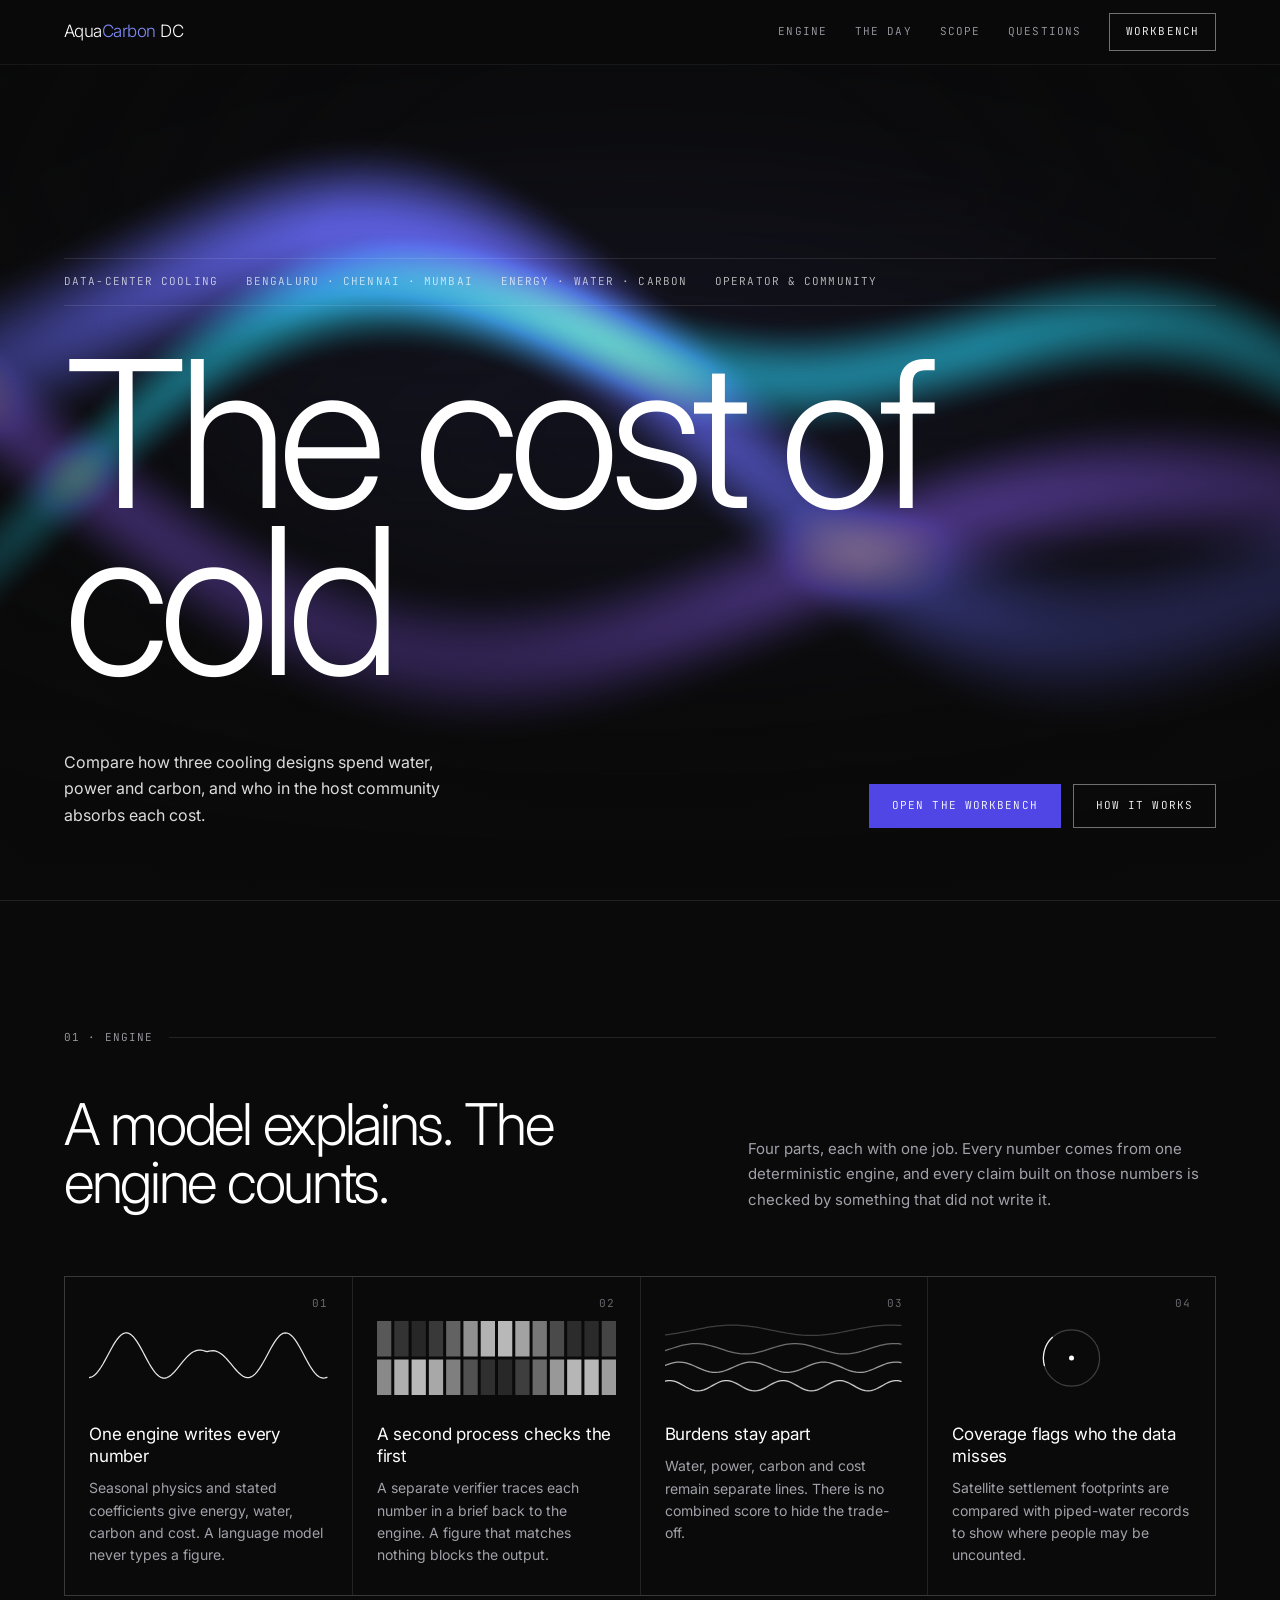
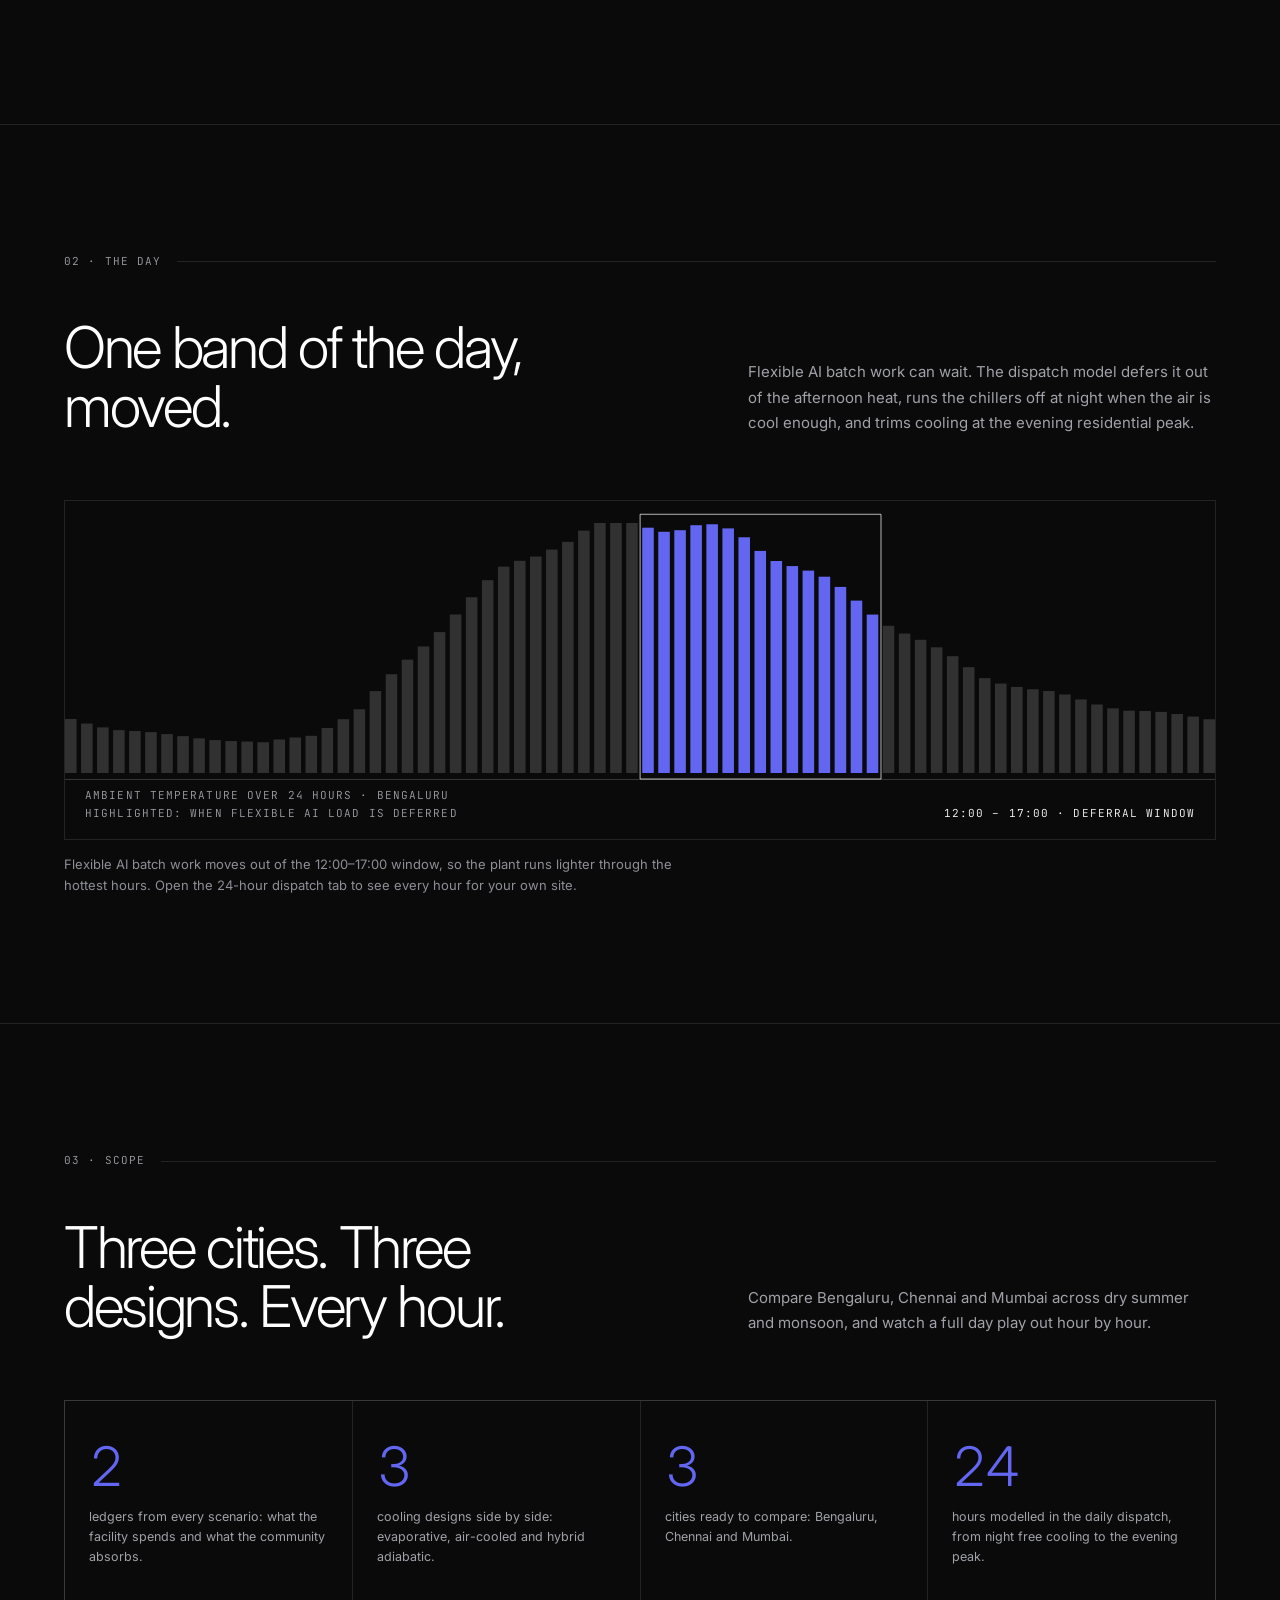
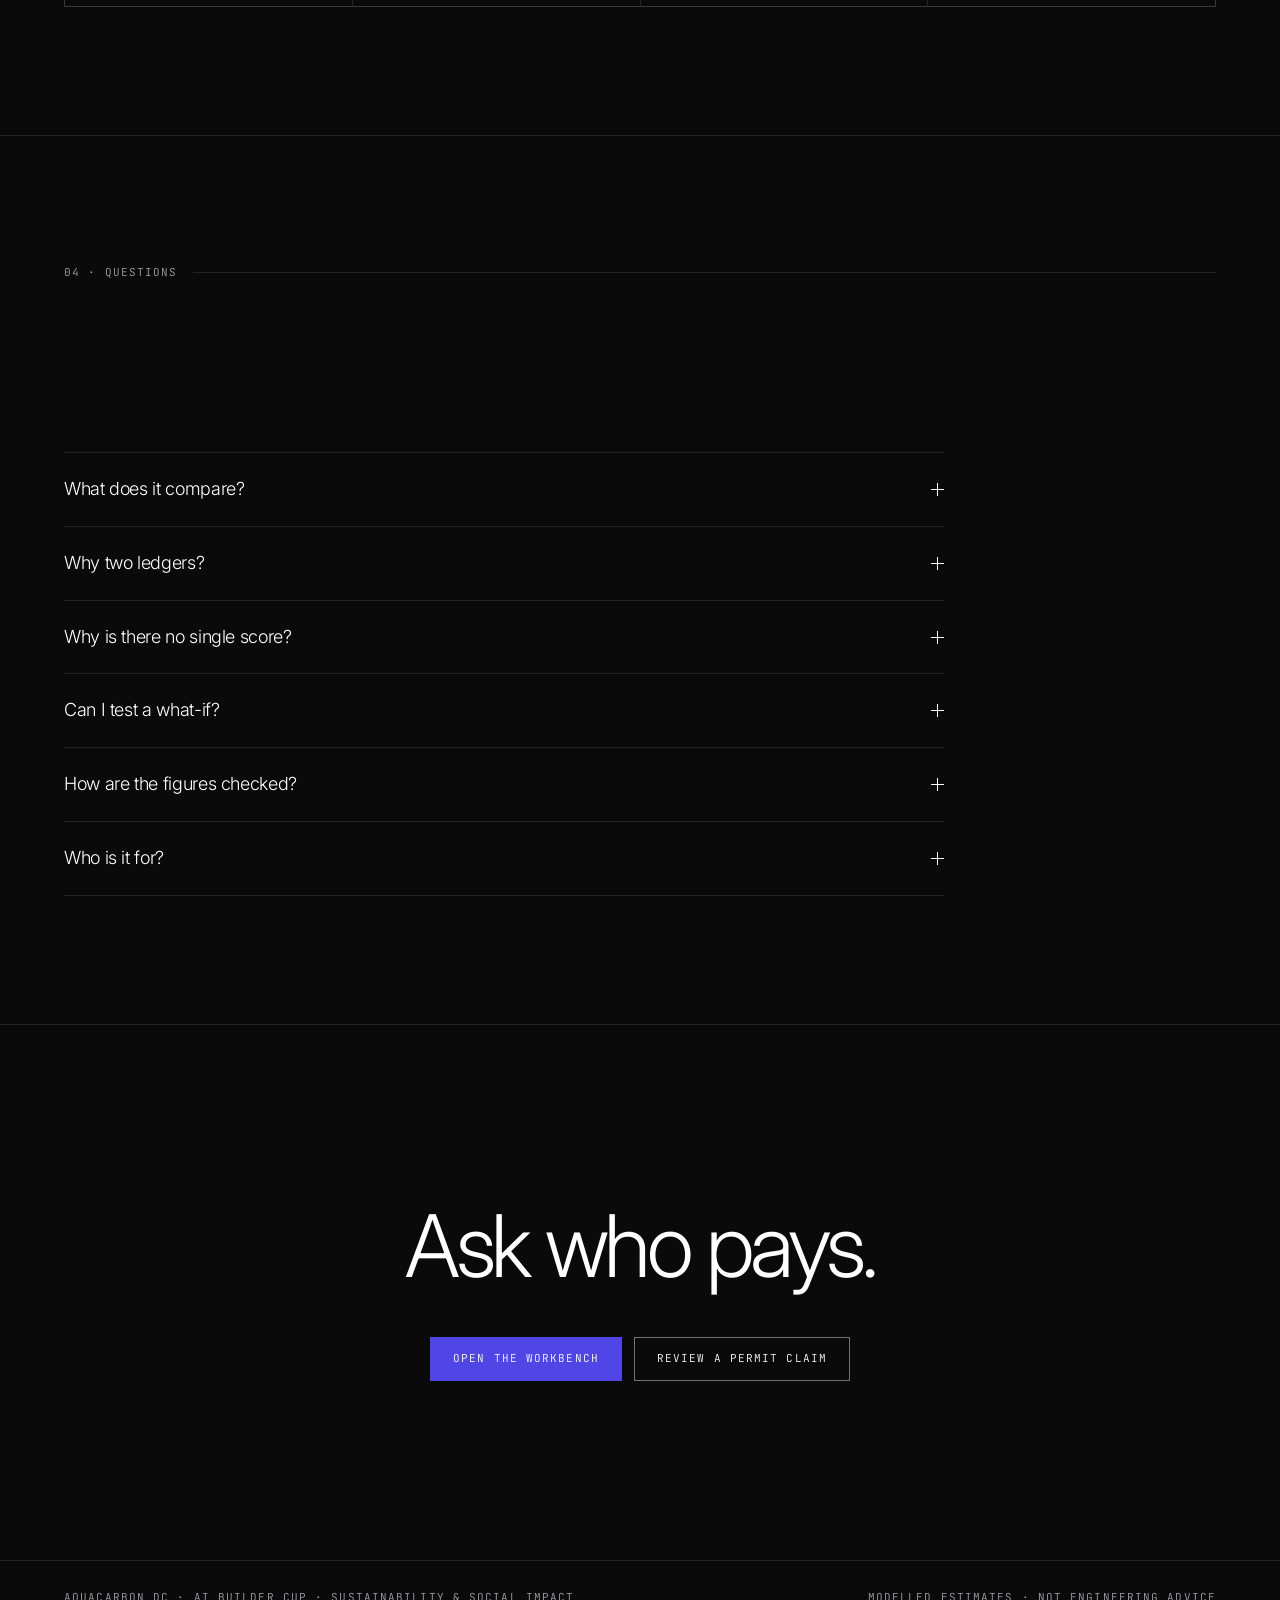
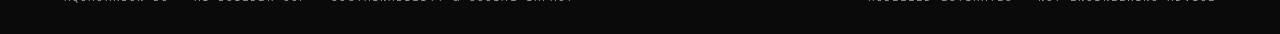
<file: static/index.html>
<!DOCTYPE html>
<html lang="en">
<head>
  <meta charset="UTF-8">
  <meta name="viewport" content="width=device-width, initial-scale=1.0">
  <title>AquaCarbon DC | The cost of cold</title>
  <meta name="description" content="Every data-center cooling choice moves a burden onto the water system, the power grid or the atmosphere. AquaCarbon DC shows both ledgers: what the facility spends and what the community absorbs.">
  <meta name="theme-color" content="#0A0A0A">
  <link rel="icon" href="data:image/svg+xml,%3Csvg xmlns=%27http://www.w3.org/2000/svg%27 viewBox=%270 0 32 32%27%3E%3Crect width=%2732%27 height=%2732%27 fill=%27%230A0A0A%27/%3E%3Crect x=%277%27 y=%2715%27 width=%2718%27 height=%272%27 fill=%27%236366F1%27/%3E%3C/svg%3E">
  <script>
    document.documentElement.classList.add('js');
    if (window.matchMedia && window.matchMedia('(prefers-reduced-motion: reduce)').matches) document.documentElement.classList.add('reduced');
  </script>
  <link rel="preconnect" href="https://fonts.googleapis.com">
  <link rel="preconnect" href="https://fonts.gstatic.com" crossorigin>
  <link href="https://fonts.googleapis.com/css2?family=Inter:wght@300;400&family=JetBrains+Mono:wght@300&display=swap" rel="stylesheet">
  <link rel="stylesheet" href="/static/style.css">
  <link rel="stylesheet" href="/static/landing.css">
</head>
<body class="landing">
  <a class="skip" href="#engine">Skip to content</a>

  <div class="intro" id="intro" aria-hidden="true">
    <p class="intro-line">every cooling choice moves a burden.</p>
  </div>

  <header class="nav">
    <div class="wrap">
      <a class="wordmark" href="/" aria-label="AquaCarbon DC, home">Aqua<b>Carbon</b> DC</a>
      <nav class="nav-links" aria-label="Page sections">
        <a href="#engine">Engine</a>
        <a href="#day">The day</a>
        <a href="#scope">Scope</a>
        <a href="#faq">Questions</a>
        <a class="btn" href="/app">Workbench</a>
      </nav>
    </div>
  </header>

  <main>
    <section class="hero" id="top">
      <canvas class="hero-canvas" id="hero-canvas" aria-hidden="true"></canvas>
      <div class="veil"></div>
      <div class="wrap hero-content">
        <div class="meta-row">
          <span>Data-center cooling</span>
          <span>Bengaluru &middot; Chennai &middot; Mumbai</span>
          <span>Energy &middot; Water &middot; Carbon</span>
          <span>Operator &amp; community</span>
        </div>
        <h1 class="headline" id="headline" aria-label="The cost of cold">The cost of cold</h1>
        <div class="hero-foot">
          <p class="hero-copy">Compare how three cooling designs spend water, power and carbon, and who in the host community absorbs each cost.</p>
          <div class="hero-actions">
            <a class="btn primary" href="/app">Open the workbench</a>
            <a class="btn" href="#engine">How it works</a>
          </div>
        </div>
      </div>
    </section>

    <!-- 01 -->
    <section class="band" id="engine">
      <div class="wrap">
        <div class="eyebrow rv">01 &middot; Engine</div>
        <div class="band-head rv">
          <h2>A model explains. The engine counts.</h2>
          <p class="lede">Four parts, each with one job. Every number comes from one deterministic engine, and every claim built on those numbers is checked by something that did not write it.</p>
        </div>
        <div class="tiles rv">
          <article class="tile">
            <canvas data-viz="wave" aria-hidden="true"></canvas>
            <span class="idx mono">01</span>
            <h3>One engine writes every number</h3>
            <p>Seasonal physics and stated coefficients give energy, water, carbon and cost. A language model never types a figure.</p>
          </article>
          <article class="tile">
            <canvas data-viz="grid" aria-hidden="true"></canvas>
            <span class="idx mono">02</span>
            <h3>A second process checks the first</h3>
            <p>A separate verifier traces each number in a brief back to the engine. A figure that matches nothing blocks the output.</p>
          </article>
          <article class="tile">
            <canvas data-viz="stems" aria-hidden="true"></canvas>
            <span class="idx mono">03</span>
            <h3>Burdens stay apart</h3>
            <p>Water, power, carbon and cost remain separate lines. There is no combined score to hide the trade-off.</p>
          </article>
          <article class="tile">
            <canvas data-viz="ring" aria-hidden="true"></canvas>
            <span class="idx mono">04</span>
            <h3>Coverage flags who the data misses</h3>
            <p>Satellite settlement footprints are compared with piped-water records to show where people may be uncounted.</p>
          </article>
        </div>
      </div>
    </section>

    <!-- 02 -->
    <section class="band" id="day">
      <div class="wrap">
        <div class="eyebrow rv">02 &middot; The day</div>
        <div class="band-head rv">
          <h2>One band of the day, moved.</h2>
          <p class="lede">Flexible AI batch work can wait. The dispatch model defers it out of the afternoon heat, runs the chillers off at night when the air is cool enough, and trims cooling at the evening residential peak.</p>
        </div>
        <div class="field rv" id="field">
          <canvas id="spectrum" role="img" aria-label="Ambient temperature across 24 hours in Bengaluru, with the 12:00 to 17:00 window where flexible load is deferred highlighted"></canvas>
          <div class="field-caption mono">Ambient temperature over 24 hours &middot; Bengaluru<br>Highlighted: when flexible AI load is deferred</div>
          <div class="field-readout mono" id="readout" aria-live="off">12:00 &ndash; 17:00 &middot; deferral window</div>
        </div>
        <p class="field-note rv">Flexible AI batch work moves out of the 12:00&ndash;17:00 window, so the plant runs lighter through the hottest hours. Open the 24-hour dispatch tab to see every hour for your own site.</p>
      </div>
    </section>

    <!-- 03 -->
    <section class="band" id="scope">
      <div class="wrap">
        <div class="eyebrow rv">03 &middot; Scope</div>
        <div class="band-head rv">
          <h2>Three cities. Three designs. Every hour.</h2>
          <p class="lede">Compare Bengaluru, Chennai and Mumbai across dry summer and monsoon, and watch a full day play out hour by hour.</p>
        </div>
        <div class="stats rv">
          <div class="stat"><span class="n" data-stat="ledgers"><i>2</i></span><p class="c">ledgers from every scenario: what the facility spends and what the community absorbs.</p></div>
          <div class="stat"><span class="n" data-stat="profiles"><i>3</i></span><p class="c">cooling designs side by side: evaporative, air-cooled and hybrid adiabatic.</p></div>
          <div class="stat"><span class="n" data-stat="cities"><i>3</i></span><p class="c">cities ready to compare: Bengaluru, Chennai and Mumbai.</p></div>
          <div class="stat"><span class="n" data-stat="hours"><i>24</i></span><p class="c">hours modelled in the daily dispatch, from night free cooling to the evening peak.</p></div>
        </div>
      </div>
    </section>

    <!-- 04 -->
    <section class="band" id="faq">
      <div class="wrap">
        <div class="eyebrow rv">04 &middot; Questions</div>
        <div class="band-head rv">
          <h2>Questions, answered.</h2>
          <p class="lede">Before you open the workbench.</p>
        </div>
        <div class="faq rv">
          <details>
            <summary>What does it compare?<span class="plus" aria-hidden="true"></span></summary>
            <p class="a">Three cooling designs for the same site and workload: evaporative towers, air-cooled chillers and hybrid adiabatic coolers. For each one you get energy, PUE, water, carbon and operating cost, and what the design asks of the local water supply and power grid.</p>
          </details>
          <details>
            <summary>Why two ledgers?<span class="plus" aria-hidden="true"></span></summary>
            <p class="a">The facility ledger is what the operator spends. The community ledger is what the shared water and power systems absorb: water headroom, groundwater stress and substation peak. The same choice moves both, and seeing them together shows who carries what.</p>
          </details>
          <details>
            <summary>Why is there no single score?<span class="plus" aria-hidden="true"></span></summary>
            <p class="a">A combined score would hide the trade-off. Water, power and carbon stay side by side, and when no design meets every limit you set, the planner says so and names the limit that binds.</p>
          </details>
          <details>
            <summary>Can I test a what-if?<span class="plus" aria-hidden="true"></span></summary>
            <p class="a">Yes. Change the site, season, workload, IT load or grid carbon and every ledger recalculates. Set facility and community limits and the planner returns the designs that meet all of them.</p>
          </details>
          <details>
            <summary>How are the figures checked?<span class="plus" aria-hidden="true"></span></summary>
            <p class="a">Every number comes from one calculation engine. A separate verifier traces each figure in a brief back to that engine and withholds anything that does not match.</p>
          </details>
          <details>
            <summary>Who is it for?<span class="plus" aria-hidden="true"></span></summary>
            <p class="a">Operators and developers choosing a cooling design, and the municipalities, utilities and community groups who want a transparent read of the same assessment. Reviewers can also check an applicant's stated figures against the modelled range.</p>
          </details>
        </div>
      </div>
    </section>

    <section class="close">
      <div class="wrap">
        <h2 class="rv">Ask who pays.</h2>
        <div class="hero-actions rv">
          <a class="btn primary" href="/app">Open the workbench</a>
          <a class="btn" href="/app#review">Review a permit claim</a>
        </div>
      </div>
    </section>
  </main>

  <footer class="foot">
    <div class="wrap mono">
      <span>AquaCarbon DC &middot; AI Builder Cup &middot; Sustainability &amp; Social Impact</span>
      <span>Modelled estimates &middot; Not engineering advice</span>
    </div>
  </footer>

  <script src="/static/landing.js" defer></script>
</body>
</html>
</file>
<file: static/style.css>
/* AquaCarbon DC: shared design system and the workbench (/app). Rationale and rules: docs/UI.md.
   Landing-only styles live in landing.css.

   Rules (see docs/UI.md): near-black ground, one indigo accent, hairlines instead of cards, radii 0, no shadows,
   Inter 300/400 and JetBrains Mono 300. Colour carries meaning only through indigo; status is shown by outline
   style and text (solid outline = ok, dashed = unverified, inverse = blocked or failed). */

:root {
  color-scheme: dark;

  --ground: #0A0A0A;
  --ground-2: #0F0F11;
  --panel: #18181B;
  --ink: #FFFFFF;
  --soft: #A1A1AA;      /* body copy on the ground, 7.6:1 */
  --muted: #71717A;     /* palette muted: 4.1:1 on the ground, so decorative index numbers only, never information */
  --quiet: #8E8E98;     /* small informational text (sources, hints): 6.1:1 */
  --accent: #6366F1;    /* marks, numerals, bars, thumbs: non-text or large */
  --accent-btn: #4F46E5; /* button fill: white label is 6.3:1 (on #6366F1 it is 4.5:1, borderline at 11px) */
  --accent-hover: #6366F1;
  --accent-press: #4338CA;
  --accent-text: #818CF8; /* indigo for small text: 6.6:1 */

  --line: rgba(255, 255, 255, .10);
  --line-soft: rgba(255, 255, 255, .06);
  --control: rgba(255, 255, 255, .42); /* borders of interactive controls, 3:1 or better */

  --font-sans: 'Inter', system-ui, -apple-system, 'Segoe UI', Roboto, sans-serif;
  --font-mono: 'JetBrains Mono', ui-monospace, 'SF Mono', Menlo, Consolas, monospace;

  --ease: cubic-bezier(.16, 1, .3, 1);
  --gutter: clamp(20px, 5vw, 64px);
  --measure: 1152px;
}

*, *::before, *::after { box-sizing: border-box; margin: 0; padding: 0; border-radius: 0; }

html { background: var(--ground); -webkit-text-size-adjust: 100%; scroll-padding-top: 88px; }
@media (prefers-reduced-motion: no-preference) { html { scroll-behavior: smooth; } }

body {
  background: var(--ground);
  color: var(--ink);
  font-family: var(--font-sans);
  font-weight: 400;
  font-size: 15px;
  line-height: 1.6;
  -webkit-font-smoothing: antialiased;
  min-height: 100vh;
}

a { color: inherit; text-decoration: none; }
button, input, select, textarea { font: inherit; color: inherit; }
button { cursor: pointer; background: none; border: 0; }
strong { font-weight: 400; color: var(--ink); }
em { font-style: normal; color: var(--ink); }
ul { list-style: none; }
.hidden { display: none !important; }

:focus-visible { outline: 1px solid var(--accent-text); outline-offset: 3px; }

.skip {
  position: absolute; left: var(--gutter); top: -60px; z-index: 200;
  background: var(--ink); color: var(--ground); padding: 10px 16px;
  font-family: var(--font-mono); font-weight: 300; font-size: 11px; letter-spacing: .1em; text-transform: uppercase;
}
.skip:focus { top: 12px; }

.wrap { width: 100%; max-width: calc(var(--measure) + 2 * var(--gutter)); margin-inline: auto; padding-inline: var(--gutter); }

/* ---------- type furniture ---------- */
.mono, .eyebrow, label, .val-tag, .metric-source, .chip, .cooling-badge, .confidence-chip, .tab-indicator, .verifier-badge,
.eval-badge, .kpi-label, .kpi-sub, .slider-value, .hint-text, .btn, .nav-tab, .btn-toggle, .query-chip, th,
.bar-labels, .legend-item, .ledger-subtitle, .footer-sub, .slot-hour, .slot-temp {
  font-family: var(--font-mono);
  font-weight: 300;
  font-size: 11px;
  letter-spacing: .1em;
  text-transform: uppercase;
}

.eyebrow { display: flex; align-items: center; gap: 16px; color: var(--soft); }
.eyebrow::after { content: ""; flex: 1; height: 1px; background: var(--line); }

h1, h2, h3, h4 { font-weight: 300; letter-spacing: -.04em; line-height: 1.05; }
h2 { font-size: clamp(1.7rem, 3.2vw, 2.6rem); max-width: 20ch; }
h3 { font-size: 1.15rem; letter-spacing: -.02em; font-weight: 400; }
h4 { font-size: 11px; font-family: var(--font-mono); font-weight: 300; letter-spacing: .1em; text-transform: uppercase; color: var(--soft); margin-bottom: 12px; }

/* ---------- buttons ---------- */
.btn, .btn-primary, .btn-secondary, .btn-evals, .btn-tamper {
  display: inline-flex; align-items: center; justify-content: center; gap: 10px;
  min-height: 44px; padding: 0 22px;
  font-family: var(--font-mono); font-weight: 300; font-size: 11px; letter-spacing: .1em; text-transform: uppercase;
  border: 1px solid var(--control); color: var(--ink); background: transparent;
  transition: background-color .25s var(--ease), border-color .25s var(--ease), color .25s var(--ease);
}
.btn:hover, .btn-secondary:hover, .btn-evals:hover, .btn-tamper:hover { border-color: var(--ink); }
.btn-primary, .btn.primary { background: var(--accent-btn); border-color: var(--accent-btn); color: #fff; }
.btn-primary:hover:not(:disabled), .btn.primary:hover:not(:disabled) { background: var(--accent-hover); border-color: var(--accent-hover); }
.btn-primary:active:not(:disabled), .btn.primary:active:not(:disabled) { background: var(--accent-press); border-color: var(--accent-press); }
.btn-primary:disabled, .btn:disabled { opacity: .5; cursor: progress; }
.btn-primary.is-done { background: var(--ink); border-color: var(--ink); color: var(--ground); }
.w-full { width: 100%; }
.btn-close { font-size: 24px; line-height: 1; padding: 0 12px; min-height: 44px; color: var(--soft); }
.btn-close:hover { color: var(--ink); }

/* ---------- form controls ---------- */
label { color: var(--soft); display: block; margin-bottom: 8px; }
input[type=text], input[type=number], select, textarea, .custom-select {
  width: 100%; min-height: 44px; padding: 10px 12px;
  background: var(--ground); color: var(--ink);
  border: 1px solid var(--control);
  font-family: var(--font-sans); font-size: 14px; font-weight: 400; letter-spacing: 0; text-transform: none;
}
textarea { resize: vertical; line-height: 1.5; }
input::placeholder, textarea::placeholder { color: var(--quiet); }
input[type=text]:hover, input[type=number]:hover, select:hover, textarea:hover { border-color: var(--ink); }

input[type=range] { -webkit-appearance: none; appearance: none; width: 100%; height: 28px; background: transparent; cursor: pointer; }
input[type=range]::-webkit-slider-runnable-track { height: 1px; background: var(--control); }
input[type=range]::-moz-range-track { height: 1px; background: var(--control); }
input[type=range]::-webkit-slider-thumb { -webkit-appearance: none; width: 12px; height: 12px; margin-top: -6px; background: var(--accent); border: 0; }
input[type=range]::-moz-range-thumb { width: 12px; height: 12px; background: var(--accent); border: 0; border-radius: 0; }

.slider-header { display: flex; justify-content: space-between; align-items: baseline; }
.slider-header label { margin-bottom: 0; }
.slider-value { color: var(--ink); }
.hint-text { display: block; margin-top: 6px; color: var(--quiet); text-transform: none; letter-spacing: .02em; font-size: 11px; }
.form-group { margin-bottom: 18px; }
.inline-flex { display: flex; align-items: center; gap: 16px; }
.inline-flex label { margin: 0; white-space: nowrap; }

/* ---------- chips and status ---------- */
.cooling-badge, .confidence-chip, .tab-indicator, .verifier-badge, .eval-badge, .confidence-tag {
  display: inline-flex; align-items: center; gap: 8px;
  padding: 3px 8px; border: 1px solid var(--control); color: var(--ink); background: transparent; white-space: nowrap;
}
/* solid outline = ok / known. dashed = unverified. inverse = blocked or failed. */
.conf-high { border-color: var(--ink); }
.conf-medium { border-color: var(--control); color: var(--soft); }
.conf-low, .conf-unavailable { border-style: dashed; color: var(--soft); }
.badge-evap { border-color: var(--ink); }
.badge-hybrid { border-color: var(--control); color: var(--soft); }
.badge-dry { border-style: dashed; }
.badge-commons { border-color: var(--accent-text); color: var(--accent-text); }
.badge-pass { border-color: var(--ink); }
.badge-fail, .tab-indicator.alert, .confidence-tag.warning { background: var(--ink); border-color: var(--ink); color: var(--ground); }
.tab-indicator.new { border-color: var(--accent-text); color: var(--accent-text); }
.verifier-badge.success::before { content: ""; width: 6px; height: 6px; background: var(--accent); flex: none; }
.verifier-badge svg, .btn svg, .btn-primary svg, .btn-secondary svg, .btn-tamper svg, .btn-evals svg { width: 14px; height: 14px; flex: none; }

/* ---------- workbench frame ---------- */
.topbar { border-bottom: 1px solid var(--line); background: var(--ground); position: sticky; top: 0; z-index: 50; }
.topbar .wrap { display: flex; align-items: center; justify-content: space-between; gap: 24px; min-height: 64px; }
.wordmark { font-size: 17px; font-weight: 300; letter-spacing: -.03em; white-space: nowrap; }
.wordmark b { font-weight: 300; color: var(--accent-text); }
.topbar-meta { display: flex; align-items: center; gap: 24px; }
.topbar-meta .mono { color: var(--soft); }

.app-nav { border-bottom: 1px solid var(--line); }
.app-nav .wrap { display: flex; overflow-x: auto; scrollbar-width: none; }
.app-nav .wrap::-webkit-scrollbar { display: none; }
.nav-tab {
  display: inline-flex; align-items: center; gap: 10px; flex: none; min-height: 48px; padding: 0 18px;
  color: var(--soft); border-bottom: 1px solid transparent; margin-bottom: -1px;
  transition: color .25s var(--ease), border-color .25s var(--ease);
}
.nav-tab:first-child { padding-left: 0; }
.nav-tab:hover { color: var(--ink); }
.nav-tab.active { color: var(--ink); border-bottom-color: var(--accent); }
.nav-tab .num { color: var(--muted); }

.control-ribbon { border-bottom: 1px solid var(--line); }
.control-ribbon .wrap { padding-block: 0; }
.control-grid { display: grid; grid-template-columns: repeat(3, 1fr); gap: 1px; background: var(--line); border-inline: 1px solid var(--line); }
.control-group { background: var(--ground); padding: 18px 20px; display: flex; flex-direction: column; justify-content: center; }
.actions-group { justify-content: flex-end; }

.app-main { padding-block: clamp(32px, 5vw, 64px); }
.tab-content { display: none; }
.tab-content.active { display: block; }

/* a band: hairline-bordered, header with the headline left and the lede right */
.section-card { border: 1px solid var(--line); margin-bottom: 32px; }
.card-header { display: flex; flex-wrap: wrap; justify-content: space-between; align-items: flex-start; gap: 24px; padding: clamp(20px, 3vw, 36px); border-bottom: 1px solid var(--line); }
.card-header > div:first-child { flex: 1 1 560px; display: grid; grid-template-columns: 1fr 1fr; gap: clamp(20px, 4vw, 56px); align-items: end; }
.section-subtitle { color: var(--soft); font-size: 14px; line-height: 1.7; max-width: 58ch; }
.section-card > :not(.card-header) { margin: clamp(20px, 3vw, 36px); }
.section-card > .burden-grid, .section-card > .coverage-layout, .section-card > .planner-layout { margin: 0; }

/* explorer */
.burden-grid { display: grid; grid-template-columns: repeat(3, 1fr); gap: 1px; background: var(--line); }
.burden-col-card { background: var(--ground); padding: clamp(20px, 2.5vw, 32px); display: flex; flex-direction: column; gap: 28px; }
.burden-col-header { display: flex; justify-content: space-between; align-items: baseline; gap: 12px; }
.burden-title { font-size: 1.25rem; font-weight: 300; letter-spacing: -.03em; }
.bars-stack { display: flex; flex-direction: column; gap: 20px; }
.bar-labels { display: flex; justify-content: space-between; color: var(--soft); margin-bottom: 8px; }
.bar-val { color: var(--ink); }
.bar-track { height: 3px; background: var(--line); }
.bar-fill { height: 100%; background: var(--soft); width: 0; transition: width .9s var(--ease); }
.bar-fill.is-peak { background: var(--accent); } /* the burden this profile pushes hardest */
.burden-summary-note { color: var(--soft); font-size: 13.5px; line-height: 1.6; border-top: 1px solid var(--line); padding-top: 16px; margin-top: auto; }

.ledgers-container { display: grid; grid-template-columns: repeat(2, 1fr); gap: 1px; background: var(--line); border: 1px solid var(--line); margin-top: 32px; }
.ledger-column { background: var(--ground); }
.ledger-header { padding: clamp(20px, 2.5vw, 32px); border-bottom: 1px solid var(--line); }
.ledger-header h3 { font-size: 1.5rem; font-weight: 300; letter-spacing: -.03em; margin-bottom: 6px; }
.ledger-subtitle { color: var(--soft); display: block; text-transform: none; letter-spacing: .02em; }
.ledger-cards-grid { display: flex; flex-direction: column; }
.ledger-metric-card { padding: 20px clamp(20px, 2.5vw, 32px); border-bottom: 1px solid var(--line-soft); display: grid; gap: 14px; }
.ledger-metric-card:last-child { border-bottom: 0; }
.metric-meta { display: flex; flex-direction: column; gap: 4px; }
.metric-name { font-size: 15px; }
.metric-source { color: var(--quiet); text-transform: none; letter-spacing: .02em; line-height: 1.5; }
.metric-values-row { display: grid; grid-template-columns: repeat(3, minmax(0, 1fr)); align-items: baseline; gap: 12px 20px; }
.metric-values-row.is-flex { display: flex; flex-wrap: wrap; gap: 12px 20px; }
.val-item { display: flex; flex-direction: column; gap: 2px; min-width: 0; }
.val-tag { color: var(--quiet); }
.val-number { font-size: clamp(1.05rem, 1.5vw, 1.3rem); font-weight: 300; letter-spacing: -.03em; font-variant-numeric: tabular-nums; overflow-wrap: anywhere; }
.val-item.is-best .val-number { text-decoration: underline; text-decoration-color: var(--accent); text-decoration-thickness: 1px; text-underline-offset: 6px; }
.legend-note { padding: 0 clamp(20px, 2.5vw, 32px) 14px; color: var(--quiet); }
.updated-pulse { animation: pulse .8s var(--ease); }
@keyframes pulse { from { background: var(--panel); } to { background: transparent; } }

/* coverage */
.coverage-layout { display: grid; grid-template-columns: repeat(2, 1fr); gap: 1px; background: var(--line); }
.coverage-stats-box { background: var(--ground); padding: clamp(20px, 2.5vw, 32px); display: flex; flex-direction: column; gap: 24px; }
.disparity-visual { display: flex; align-items: center; justify-content: space-between; gap: 16px; flex-wrap: wrap; }
.stat-circle { display: flex; flex-direction: column; gap: 4px; }
.stat-num { font-size: clamp(1.6rem, 3vw, 2.4rem); font-weight: 300; letter-spacing: -.04em; }
.satellite-color, .piped-color { color: var(--ink); }
.disparity-badge { padding: 6px 12px; background: var(--ink); color: var(--ground); font-family: var(--font-mono); font-weight: 300; font-size: 11px; letter-spacing: .1em; text-transform: uppercase; }
.coverage-flags { display: flex; flex-direction: column; }
.flag-item { display: flex; gap: 14px; padding: 14px 0; border-top: 1px solid var(--line-soft); color: var(--soft); font-size: 14px; line-height: 1.6; }
.flag-item svg { width: 16px; height: 16px; flex: none; margin-top: 4px; color: var(--ink); }
.note { padding: 14px 16px; border: 1px solid var(--line); color: var(--soft); font-size: 13px; line-height: 1.6; }
.guardrail { padding-top: 16px; border-top: 1px solid var(--line); color: var(--quiet); font-size: 12.5px; line-height: 1.6; margin-top: auto; }
.actions-list { display: flex; flex-direction: column; }
.actions-list li { padding: 14px 0 14px 28px; border-top: 1px solid var(--line-soft); position: relative; color: var(--soft); font-size: 14px; line-height: 1.6; }
.actions-list li::before { content: ""; position: absolute; left: 0; top: 24px; width: 12px; height: 1px; background: var(--control); }

/* planner */
.planner-layout { display: grid; grid-template-columns: minmax(280px, 380px) 1fr; gap: 1px; background: var(--line); }
.planner-controls-panel, .planner-results-panel { background: var(--ground); padding: clamp(20px, 2.5vw, 32px); }
.control-box { border: 1px solid var(--line); padding: 20px; margin-bottom: 20px; }
.planner-verdict-box { padding: 18px 20px; border: 1px solid var(--line); margin-bottom: 24px; line-height: 1.6; }
.planner-verdict-box strong { font-weight: 400; }
.planner-verdict-box p { margin-top: 10px; color: var(--soft); font-size: 14px; }
.verdict-refusal { background: var(--ink); border-color: var(--ink); color: var(--ground); }
.verdict-refusal strong, .verdict-refusal p { color: var(--ground); }
.planner-results-panel h4 { margin-top: 28px; }
.feasible-item-card { border: 1px solid var(--line); padding: 16px 18px; margin-bottom: 12px; }
.feasible-item-card.is-breached { border-style: dashed; }
.item-head { display: flex; justify-content: space-between; align-items: center; gap: 12px; }
.item-meta { font-family: var(--font-mono); font-weight: 300; font-size: 12px; margin-top: 8px; color: var(--soft); }
.violations { margin-top: 10px; padding-left: 18px; list-style: disc; color: var(--soft); font-size: 13px; }
.tradeoff { margin-top: 10px; padding-top: 10px; border-top: 1px solid var(--line-soft); color: var(--soft); font-size: 13px; }
.empty-state, .output-placeholder { color: var(--quiet); padding: 24px 0; }

/* investigator and review */
.investigator-layout { display: flex; flex-direction: column; gap: 20px; }
.suggested-queries { display: flex; flex-wrap: wrap; gap: 8px; }
.query-chip { padding: 9px 12px; border: 1px solid var(--line); color: var(--soft); text-transform: none; letter-spacing: .02em; font-size: 12px; cursor: pointer; transition: border-color .25s var(--ease), color .25s var(--ease); }
.query-chip:hover { border-color: var(--ink); color: var(--ink); }
.query-input-bar { display: flex; gap: 12px; }
.query-input-bar.stack { flex-direction: column; align-items: stretch; }
.row { display: flex; gap: 12px; flex-wrap: wrap; align-items: center; }
.row .custom-select { width: auto; min-width: 11rem; }
.row .narrow { width: 9rem; min-width: 0; }
.investigator-output-card { border: 1px solid var(--line); padding: clamp(18px, 2.5vw, 28px); min-height: 160px; }
.output-head { display: flex; justify-content: space-between; align-items: center; gap: 16px; flex-wrap: wrap; margin-bottom: 18px; }
.prov-line { font-family: var(--font-mono); font-weight: 300; font-size: 11px; letter-spacing: .04em; color: var(--quiet); word-break: break-word; }
.query-echo { font-size: 13px; color: var(--soft); }
.fine { font-size: 13px; color: var(--quiet); margin-top: 14px; }
.is-error { color: var(--ink); border: 1px solid var(--ink); padding: 12px 14px; }

/* briefs */
.brief-toggle-group { display: flex; border: 1px solid var(--control); }
.btn-toggle { padding: 0 16px; min-height: 40px; color: var(--soft); border-right: 1px solid var(--control); }
.btn-toggle:last-child { border-right: 0; }
.btn-toggle:hover { color: var(--ink); }
.btn-toggle.active { background: var(--ink); color: var(--ground); }
.brief-actions { display: flex; gap: 12px; flex-wrap: wrap; margin-bottom: 8px; }
.markdown-preview { border: 1px solid var(--line); padding: clamp(18px, 3vw, 36px); color: var(--soft); line-height: 1.75; margin-top: 12px; }
.markdown-preview h1, .markdown-preview h2, .markdown-preview h3 { color: var(--ink); max-width: none; margin: 1.4em 0 .5em; letter-spacing: -.03em; }
.markdown-preview h1 { font-size: 1.7rem; margin-top: 0; }
.markdown-preview h2 { font-size: 1.3rem; }
.markdown-preview h3 { font-size: 1.05rem; }
.markdown-preview li { margin-left: 1.2em; list-style: disc; }
.markdown-preview table, .audit-table, .data-table { width: 100%; border-collapse: collapse; margin: 14px 0; }
.markdown-preview td, .audit-table td, .audit-table th, .data-table td, .data-table th { padding: 10px 12px; border-bottom: 1px solid var(--line); text-align: left; vertical-align: top; font-size: 13.5px; }
.markdown-preview td { color: var(--soft); }
th { color: var(--soft); font-size: 11px; white-space: nowrap; }
.audit-pass { color: var(--ink); }
.audit-fail { background: var(--ink); color: var(--ground); }
.stat-pair { display: flex; gap: 12px; flex-wrap: wrap; margin-bottom: 20px; }
.stat-pair > div { border: 1px solid var(--line); padding: 10px 16px; display: flex; flex-direction: column; gap: 2px; }
.stat-pair .big { font-size: 1.3rem; font-weight: 300; letter-spacing: -.03em; }
.callout { border: 1px solid var(--ink); padding: 20px; margin-bottom: 20px; display: grid; gap: 12px; }
.callout.is-ok { border-color: var(--line); }
.callout .mono-block { border: 1px solid var(--line); padding: 14px; font-family: var(--font-mono); font-weight: 300; font-size: 12px; line-height: 1.8; color: var(--soft); }

/* arbiter */
.arbiter-kpi-grid { display: grid; grid-template-columns: repeat(4, 1fr); gap: 1px; background: var(--line); border: 1px solid var(--line); }
.kpi-card { background: var(--ground); padding: 20px; display: flex; flex-direction: column; gap: 6px; }
.kpi-label { color: var(--soft); }
.kpi-val { font-size: clamp(1.4rem, 2.4vw, 2rem); font-weight: 300; letter-spacing: -.04em; }
.kpi-sub { color: var(--quiet); text-transform: none; letter-spacing: .02em; }
.arbiter-controls-bar { display: flex; justify-content: space-between; align-items: center; gap: 24px; flex-wrap: wrap; margin-top: 20px; }
.arbiter-controls-bar .inline-flex { flex: 1 1 360px; }
.arbiter-controls-bar input[type=range] { max-width: 280px; }
.dispatch-timeline-container h3 { margin-bottom: 14px; }
.dispatch-phase-legend { display: flex; flex-wrap: wrap; gap: 8px 24px; margin-bottom: 14px; }
.legend-item { display: inline-flex; align-items: center; gap: 8px; color: var(--soft); }
.legend-dot { width: 10px; height: 10px; border: 1px solid var(--ink); flex: none; }
.dot-free, .slot-free { background: var(--ink); color: var(--ground); }
.dot-dry, .slot-dry { background: transparent; border-color: var(--control); }
.dot-shift, .slot-shift { background: var(--accent); border-color: var(--accent); color: #fff; }
.dot-shave, .slot-shave { background: transparent; border-style: dashed; }
.timeline-bar-strip { display: grid; grid-template-columns: repeat(24, 1fr); gap: 2px; }
.timeline-slot { min-height: 56px; padding: 6px 2px; border: 1px solid var(--ink); display: flex; flex-direction: column; align-items: center; justify-content: space-between; }
.slot-dry { border-color: var(--control); }
.slot-hour, .slot-temp { font-size: 9.5px; letter-spacing: .02em; }
.table-container { overflow-x: auto; border: 1px solid var(--line); }
.table-container .data-table { margin: 0; }
.mt-4 { margin-top: 28px; }
.dim { color: var(--quiet); }

/* loading and modal */
.loading-spinner { position: relative; color: var(--soft); font-family: var(--font-mono); font-weight: 300; font-size: 11px; letter-spacing: .1em; text-transform: uppercase; padding: 18px 0 0; }
.loading-spinner::before { content: ""; position: absolute; top: 0; left: 0; height: 1px; width: 30%; background: var(--accent); animation: scan 1.4s var(--ease) infinite; }
@keyframes scan { from { left: 0; } to { left: 70%; } }
.spinner, .spinner-sm { display: inline-block; width: 10px; height: 1px; background: currentColor; animation: blink 1s steps(2) infinite; vertical-align: middle; }
@keyframes blink { 50% { opacity: .2; } }

.modal-overlay { position: fixed; inset: 0; z-index: 100; background: rgba(0, 0, 0, .82); display: flex; align-items: center; justify-content: center; padding: 20px; }
.modal-card { background: var(--ground); border: 1px solid var(--control); width: min(720px, 100%); max-height: 86vh; display: flex; flex-direction: column; }
.modal-header { display: flex; justify-content: space-between; align-items: center; padding: 8px 8px 8px 24px; border-bottom: 1px solid var(--line); }
.modal-body { padding: 24px; overflow-y: auto; }
.eval-item { display: flex; justify-content: space-between; align-items: flex-start; gap: 16px; padding: 14px 0; border-bottom: 1px solid var(--line-soft); }
.eval-meta { font-family: var(--font-mono); font-weight: 300; font-size: 11px; letter-spacing: .02em; color: var(--quiet); margin-top: 4px; word-break: break-word; }
.eval-summary { padding: 12px 14px; border: 1px solid var(--ink); margin-bottom: 8px; }
.eval-summary.is-fail { background: var(--ink); color: var(--ground); }

.app-footer { border-top: 1px solid var(--line); padding-block: 32px; color: var(--soft); font-size: 13px; }
.footer-sub { display: block; margin-top: 8px; color: var(--quiet); text-transform: none; letter-spacing: .02em; font-size: 12px; line-height: 1.6; max-width: 90ch; }

/* ---------- responsive: explicit track counts, never auto-fit ---------- */
@media (max-width: 1000px) {
  .control-grid { grid-template-columns: repeat(2, 1fr); }
  .burden-grid { grid-template-columns: 1fr; }
  .ledgers-container, .coverage-layout { grid-template-columns: 1fr; }
  .planner-layout { grid-template-columns: 1fr; }
  .arbiter-kpi-grid { grid-template-columns: repeat(2, 1fr); }
}
@media (max-width: 820px) {
  .card-header > div:first-child { grid-template-columns: 1fr; gap: 14px; }
  .timeline-bar-strip { grid-template-columns: repeat(12, 1fr); }
}
@media (max-width: 560px) {
  .control-grid, .arbiter-kpi-grid { grid-template-columns: 1fr; }
  .query-input-bar { flex-direction: column; }
  .topbar-meta .mono, .topbar-meta .btn { display: none; }
  .topbar-meta .btn-evals { display: inline-flex; }
  .metric-values-row { grid-template-columns: repeat(2, minmax(0, 1fr)); }
}

/* ---------- motion policy ---------- */
@media (prefers-reduced-motion: reduce) {
  *, *::before, *::after { animation: none !important; transition: none !important; }
  .loading-spinner::before { width: 100%; }
}
</file>
<file: static/landing.css>
/* AquaCarbon DC landing page. Shared tokens, buttons and mono furniture come from style.css.
   Accent budget: wordmark word, primary buttons, the selected spectrum band, the leading digits of the stats.
   Everything else is white, grey and the generated light in the hero shader. */

body.landing { overflow-x: hidden; }

/* ---------- intro stage ---------- */
.intro { display: none; }
html.js .intro {
  display: flex; align-items: center; justify-content: center; text-align: center;
  position: fixed; inset: 0; z-index: 300; background: var(--ground); padding: var(--gutter);
  transition: opacity .7s var(--ease), visibility 0s linear .7s;
}
html.js .intro.is-out { opacity: 0; visibility: hidden; pointer-events: none; }
.intro-line {
  font-size: clamp(2.2rem, 7vw, 5rem); font-weight: 300; letter-spacing: -.05em; line-height: 1; max-width: 18ch;
  opacity: 0; transform: translateY(14px);
  transition: opacity .9s var(--ease), transform .9s var(--ease);
}
.intro.is-in .intro-line { opacity: 1; transform: none; }
.intro.is-lift .intro-line { opacity: 0; transform: translateY(-14px); transition-duration: .5s; }

/* ---------- nav ---------- */
.nav {
  position: fixed; inset: 0 0 auto 0; z-index: 100; border-bottom: 1px solid var(--line-soft);
  background: rgba(10, 10, 10, .62); -webkit-backdrop-filter: blur(14px); backdrop-filter: blur(14px);
}
.nav .wrap { display: flex; align-items: center; justify-content: space-between; gap: 24px; min-height: 64px; }
.nav-links { display: flex; align-items: center; gap: 28px; }
.nav-links a:not(.btn) { color: var(--soft); font-family: var(--font-mono); font-weight: 300; font-size: 11px; letter-spacing: .1em; text-transform: uppercase; transition: color .25s var(--ease); }
.nav-links a:not(.btn):hover { color: var(--ink); }
.nav .btn { min-height: 38px; padding: 0 16px; }

/* ---------- hero ---------- */
.hero { position: relative; min-height: 100svh; overflow: hidden; display: flex; align-items: flex-end; }
.hero-canvas { position: absolute; inset: 0; width: 100%; height: 100%; display: block; }
/* the one functional gradient: keeps hero type legible where a bright ribbon crosses it */
.veil {
  position: absolute; inset: 0; pointer-events: none;
  background:
    linear-gradient(to bottom, rgba(10, 10, 10, 0) 20%, rgba(10, 10, 10, .94) 100%),
    radial-gradient(ellipse at 50% 38%, rgba(10, 10, 10, 0) 38%, rgba(10, 10, 10, .72) 100%);
}
.hero-content { position: relative; width: 100%; padding-top: 140px; padding-bottom: clamp(36px, 6vw, 72px); }
.meta-row {
  display: flex; flex-wrap: wrap; gap: 8px 28px; padding: 14px 0; margin-bottom: clamp(20px, 4vw, 44px);
  border-top: 1px solid var(--line); border-bottom: 1px solid var(--line);
  font-family: var(--font-mono); font-weight: 300; font-size: 11px; letter-spacing: .1em; text-transform: uppercase; color: rgba(255, 255, 255, .74);
}
.headline {
  font-size: clamp(4.5rem, 16vw, 14rem); font-weight: 300; line-height: .82; letter-spacing: -.05em; max-width: none;
  margin-bottom: clamp(28px, 4vw, 52px); padding-bottom: .06em;
}
.headline .w { display: inline-block; white-space: nowrap; }
.headline .g { display: inline-block; }
.hero-foot { display: flex; flex-wrap: wrap; gap: 28px 56px; align-items: flex-end; justify-content: space-between; }
.hero-copy { max-width: 38ch; color: rgba(255, 255, 255, .86); font-size: 16px; line-height: 1.65; }
.hero-actions { display: flex; flex-wrap: wrap; gap: 12px; }

html.js:not(.reduced) .headline .g { opacity: 0; transform: translateY(.32em); transition: opacity .9s var(--ease), transform .9s var(--ease); }
html.js:not(.reduced) body.is-ready .headline .g { opacity: 1; transform: none; }
html.js:not(.reduced) .meta-row, html.js:not(.reduced) .hero-foot { opacity: 0; transition: opacity 1s var(--ease) .5s; }
html.js:not(.reduced) body.is-ready .meta-row, html.js:not(.reduced) body.is-ready .hero-foot { opacity: 1; }

/* ---------- bands ---------- */
.band { border-top: 1px solid var(--line); padding-block: clamp(72px, 10vw, 140px); }
.band-head { display: grid; grid-template-columns: 1fr 1fr; gap: clamp(24px, 5vw, 80px); align-items: end; margin-top: clamp(28px, 4vw, 48px); margin-bottom: clamp(36px, 5vw, 64px); }
.band-head h2 { font-size: clamp(2rem, 4.6vw, 3.6rem); max-width: 20ch; font-weight: 300; letter-spacing: -.04em; line-height: 1.02; }
.lede { font-size: 15px; line-height: 1.7; color: var(--soft); max-width: 52ch; justify-self: end; }

/* reveal */
html.js:not(.reduced) .rv { opacity: 0; transform: translateY(20px); transition: opacity .9s var(--ease), transform .9s var(--ease); }
html.js:not(.reduced) .rv.is-in { opacity: 1; transform: none; }

/* ---------- engine tiles ---------- */
.tiles { display: grid; grid-template-columns: repeat(4, 1fr); gap: 1px; background: var(--line); border: 1px solid var(--line); }
.tile { position: relative; background: var(--ground); padding: 44px 24px 28px; display: flex; flex-direction: column; align-items: stretch; gap: 0; }
.tile canvas { width: 100%; height: 74px; display: block; margin-bottom: 28px; }
.tile .idx { position: absolute; top: 18px; right: 24px; color: var(--muted); }
.tile h3 { font-size: 17px; font-weight: 400; letter-spacing: -.01em; line-height: 1.3; margin-bottom: 10px; }
.tile p { font-size: 14px; line-height: 1.6; color: var(--soft); }

/* ---------- spectrum field ---------- */
.field { position: relative; border: 1px solid var(--line); height: clamp(200px, 32vw, 340px); background: var(--ground); }
.field canvas { position: absolute; inset: 0; width: 100%; height: 100%; display: block; cursor: crosshair; touch-action: pan-y; }
.field-caption, .field-readout { position: absolute; bottom: 16px; pointer-events: none; }
.field-caption { left: 20px; color: var(--soft); max-width: 58%; line-height: 1.7; }
.field-readout { right: 20px; color: var(--ink); text-align: right; }
.field-note { margin-top: 14px; color: var(--quiet); font-size: 13px; max-width: 80ch; line-height: 1.6; }

/* ---------- stats ---------- */
.stats { display: grid; grid-template-columns: repeat(4, 1fr); gap: 1px; background: var(--line); border: 1px solid var(--line); }
.stat { background: var(--ground); padding: clamp(24px, 3vw, 40px) 24px; }
.stat .n { display: block; font-size: clamp(2.2rem, 5vw, 3.4rem); font-weight: 300; letter-spacing: -.05em; line-height: 1; margin-bottom: 14px; font-variant-numeric: tabular-nums; }
.stat .n i { font-style: normal; color: var(--accent); }
.stat .c { font-size: 12.5px; line-height: 1.6; color: var(--soft); max-width: 30ch; }

/* ---------- faq ---------- */
.faq { max-width: 880px; }
.faq details { border-top: 1px solid var(--line); }
.faq details:last-child { border-bottom: 1px solid var(--line); }
.faq summary { list-style: none; cursor: pointer; display: flex; justify-content: space-between; align-items: center; gap: 24px; padding: 22px 0; font-size: 18px; font-weight: 300; letter-spacing: -.02em; transition: color .25s var(--ease); }
.faq summary::-webkit-details-marker { display: none; }
.faq summary:hover { color: var(--accent-text); }
.plus { position: relative; width: 13px; height: 13px; flex: none; }
.plus::before, .plus::after { content: ""; position: absolute; background: currentColor; }
.plus::before { left: 0; right: 0; top: 6px; height: 1px; }
.plus::after { top: 0; bottom: 0; left: 6px; width: 1px; transition: transform .35s var(--ease); }
.faq details[open] .plus::after { transform: scaleY(0); }
.faq .a { padding: 0 0 26px; max-width: 70ch; color: var(--soft); font-size: 15px; line-height: 1.75; }

/* ---------- close + footer ---------- */
.close { border-top: 1px solid var(--line); padding-block: clamp(96px, 14vw, 200px); text-align: center; }
.close h2 { font-size: clamp(2.4rem, 7vw, 5.4rem); max-width: 16ch; margin: 0 auto clamp(28px, 4vw, 48px); font-weight: 300; letter-spacing: -.05em; line-height: .98; }
.close .hero-actions { justify-content: center; }
.foot { border-top: 1px solid var(--line); padding-block: 28px; }
.foot .wrap { display: flex; flex-wrap: wrap; justify-content: space-between; gap: 12px 32px; color: var(--soft); }
.foot a:hover { color: var(--ink); }

/* ---------- responsive: explicit track counts ---------- */
@media (max-width: 1000px) {
  .tiles, .stats { grid-template-columns: repeat(2, 1fr); }
}
@media (max-width: 820px) {
  .band-head { grid-template-columns: 1fr; align-items: start; }
  .lede { justify-self: start; }
  .field { height: auto; display: flex; flex-direction: column; }
  .field canvas { position: relative; inset: auto; height: 220px; }
  .field-caption, .field-readout { position: static; max-width: none; padding: 0 20px; text-align: left; }
  .field-caption { padding-top: 14px; }
  .field-readout { padding-bottom: 16px; padding-top: 6px; }
}
@media (max-width: 700px) {
  .nav-links a:not(.btn) { display: none; }
}
@media (max-width: 560px) {
  .tiles, .stats { grid-template-columns: 1fr; }
}
@media (max-width: 380px) {
  .headline { font-size: 3.4rem; }
}

/* ---------- motion policy: readable with no motion at all ---------- */
@media (prefers-reduced-motion: reduce) {
  .intro { display: none !important; }
  .rv, .headline .g, .meta-row, .hero-foot { opacity: 1 !important; transform: none !important; }
}
</file>
